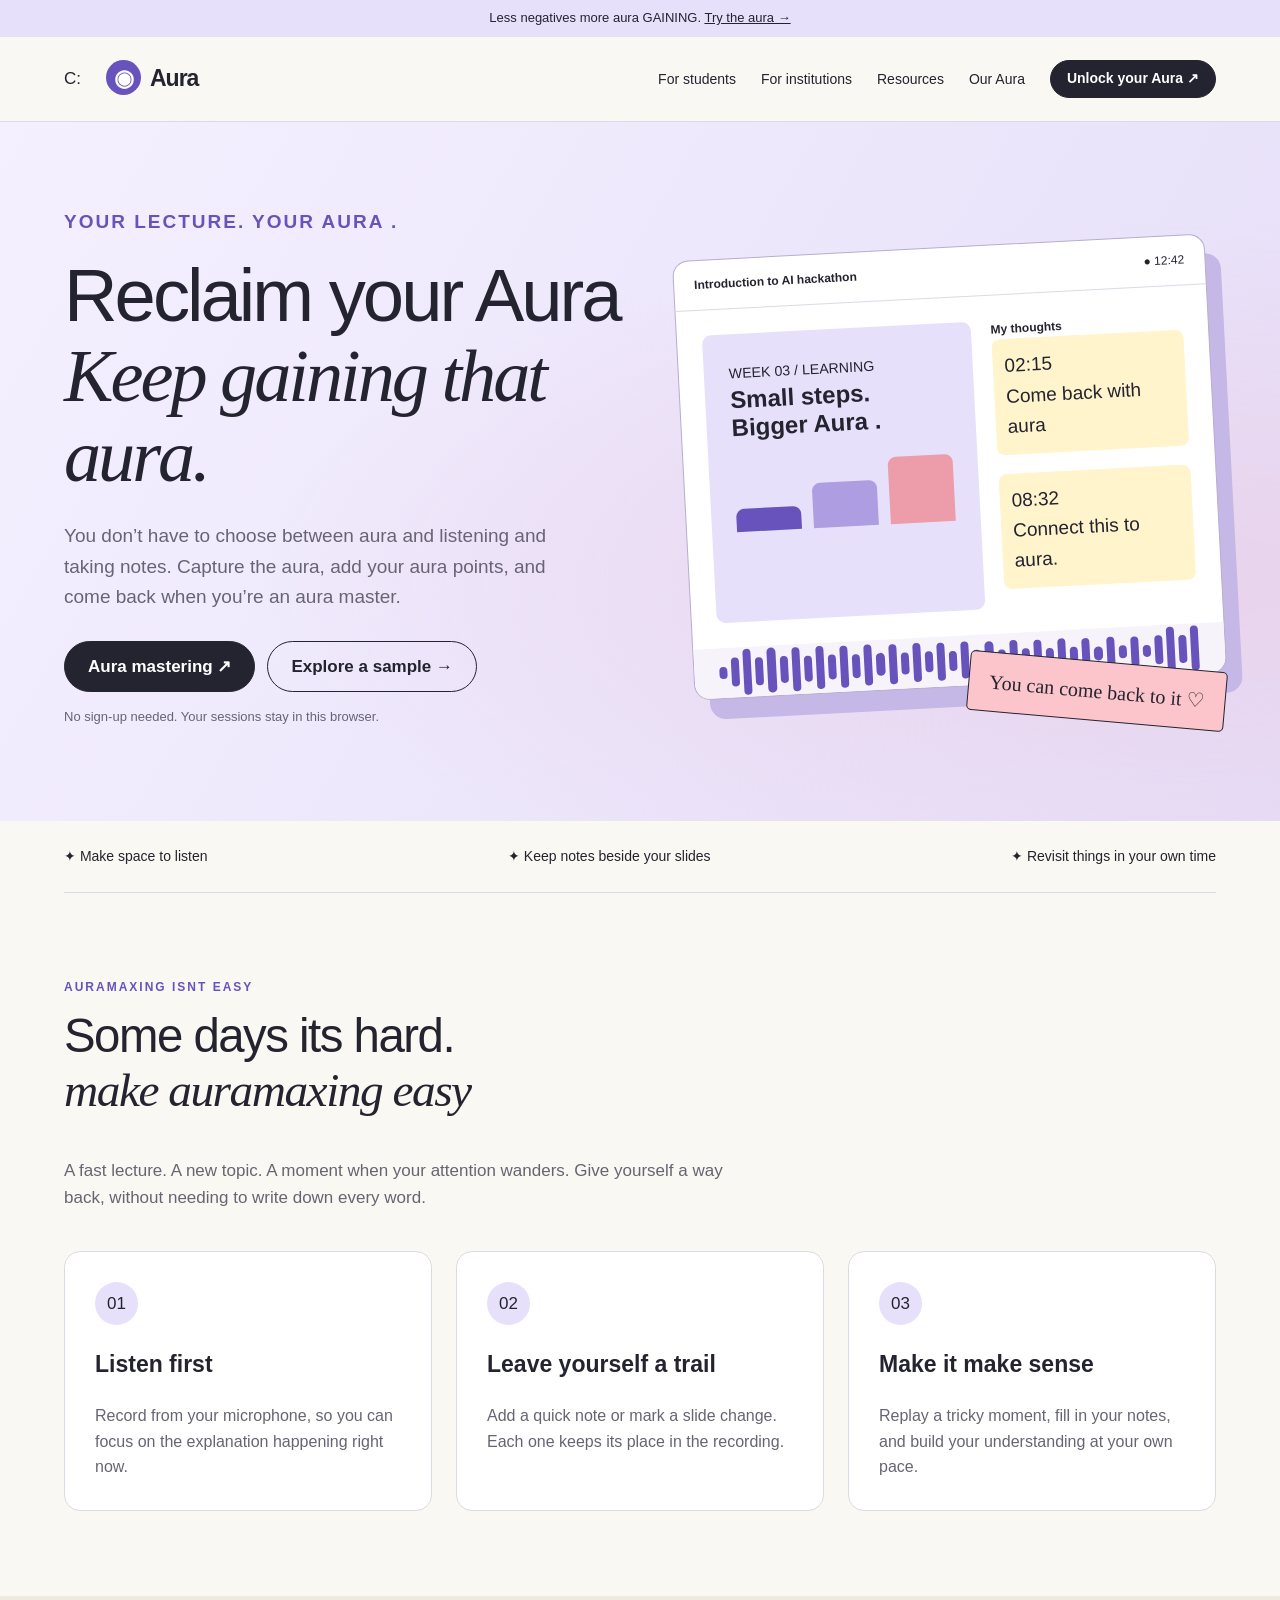
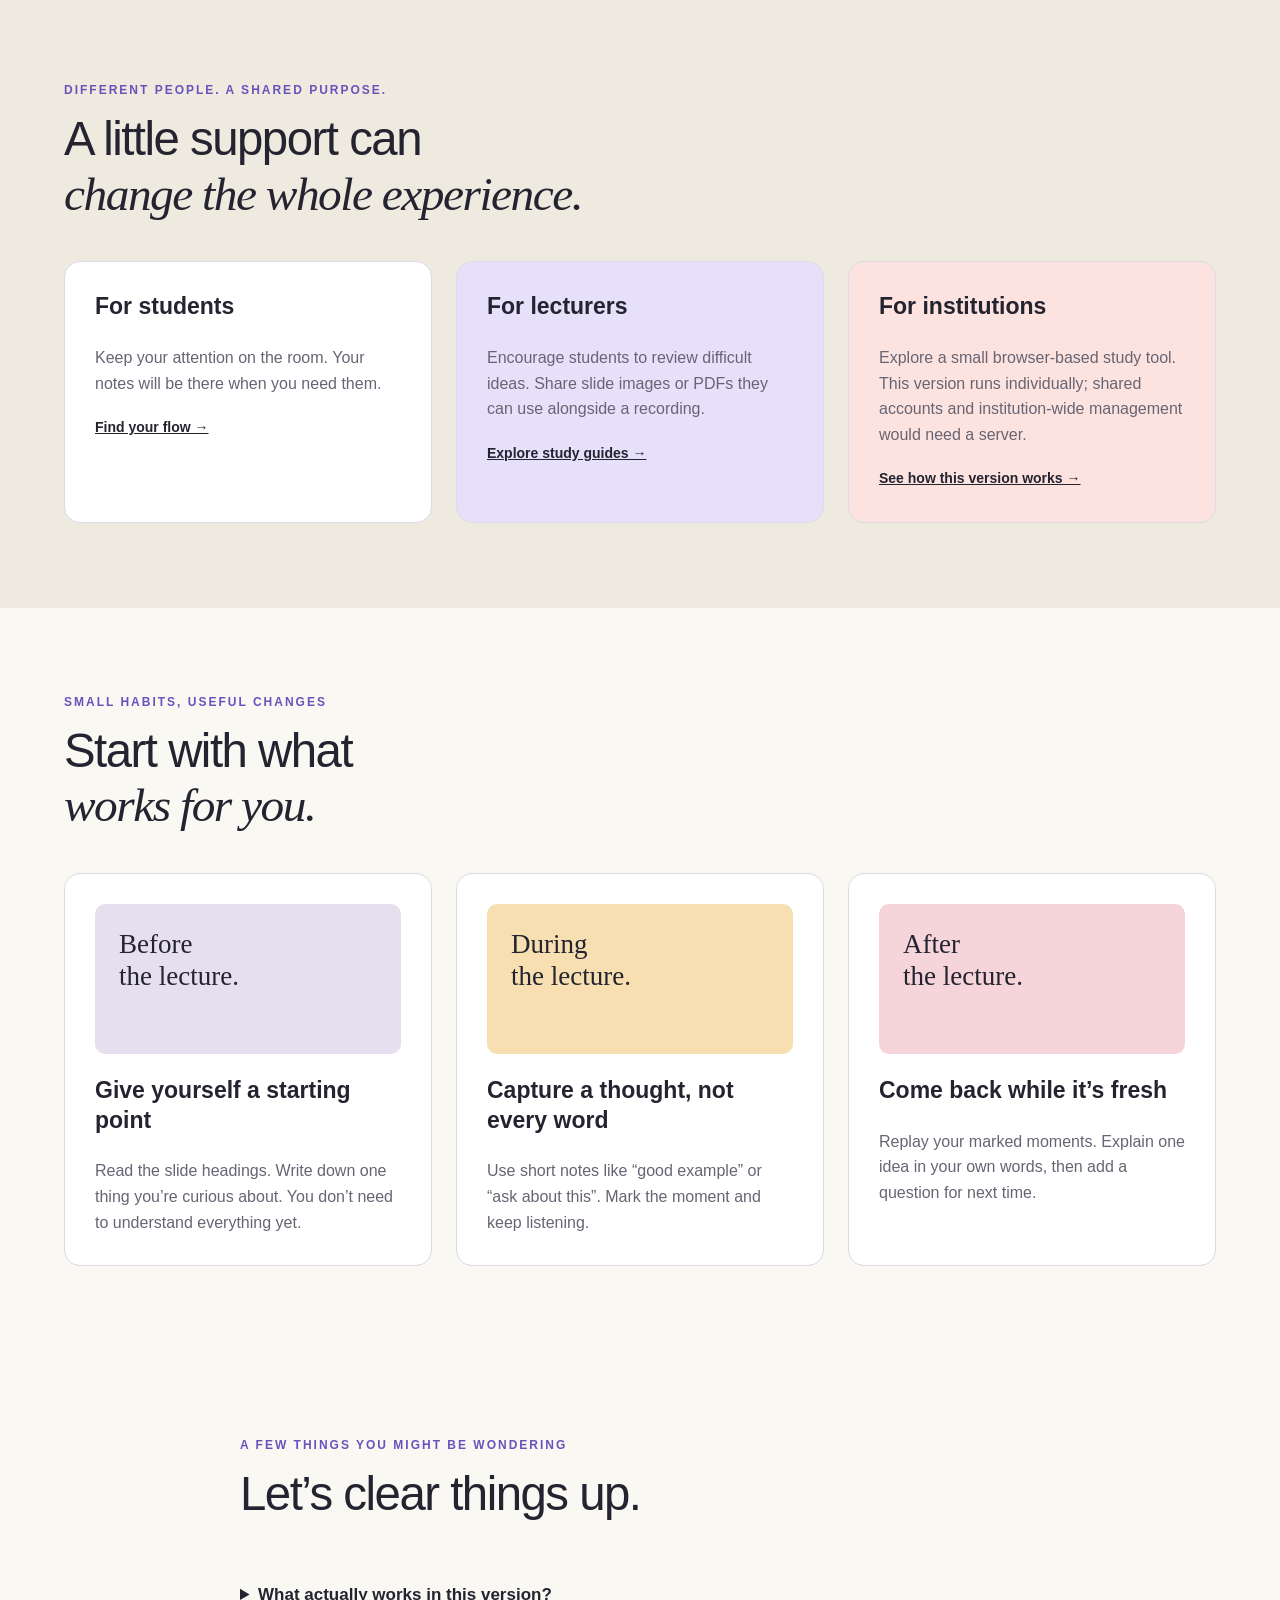
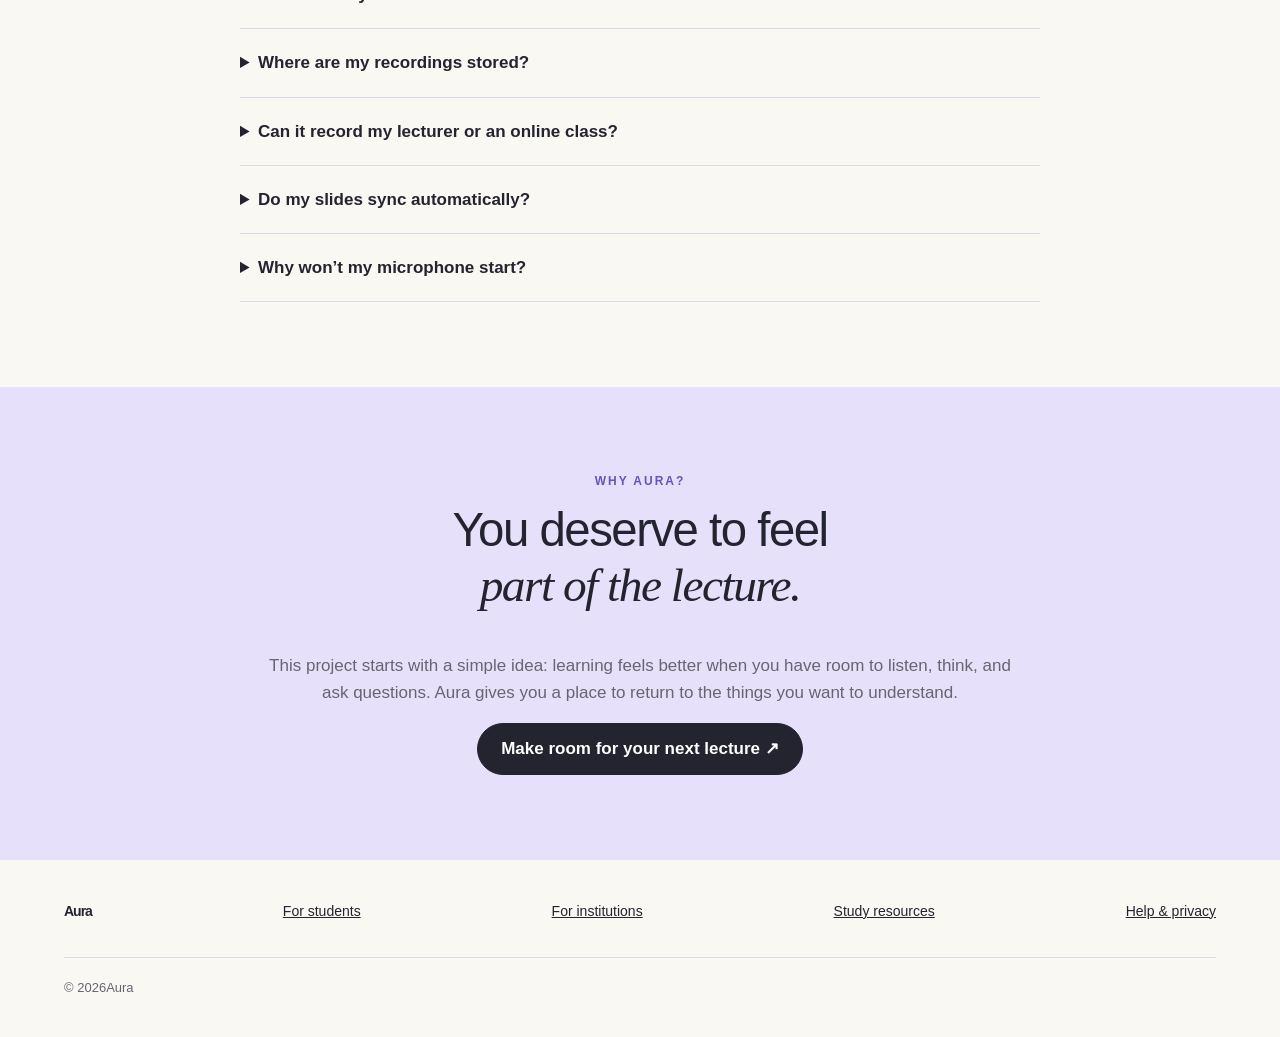
<file: index.html>
<!doctype html>

<html lang="en"><head>
    <meta charset="utf-8">
    <meta name="viewport" content="width=device-width,initial-scale=1">
    <meta name="description" content="Make room to FOR AURA"><title>AURA</title>
<link rel="stylesheet" href="styles.css">
</head>

<body>
<a class="skip" href="#main">Skip to Aura Maxing content</a>
<div class="top">
    Less negatives more aura GAINING. 
    <a href="aura-maxing.html">Try the aura →</a>
</div>

<header class="header">
    <div class="wrap nav">C:
        <a class="logo" href="index.html">
            <span aria-hidden="true">◉</span>Aura</a>
            <button class="btn light small menu" aria-expanded="false" aria-controls="nav-links" id="menu">Menu</button>
            <nav class="links" id="nav-links" aria-label="Main navigation">
                <a href="#students">For students</a><a href="#institutions">For institutions</a>
                <a href="#resources">Resources</a>
                <a href="#about">Our Aura</a>
            </nav><a class="btn small" href="aura-maxing.html">Unlock your Aura ↗</a>
        </div>
    </header>




<main id="main">



    <section class="hero">


        <div class="wrap hero-grid">

            <div><p class="eyebrow">Your lecture. Your aura .</p>
                <h1>Reclaim your Aura<br>
                    <em>Keep gaining that aura.</em>
                </h1>
                
                <p>You don’t have to choose between aura and listening and taking notes. Capture the aura, add your aura points, and come back when you’re an aura master.</p>

                <div class="actions">
                    <a class="btn" href="aura-maxing.html">Aura mastering ↗</a>
                    <a class="btn light" href="sample.html">Explore a sample →</a>
                </div>
                
                <p class="fine">No sign-up needed. Your sessions stay in this browser.</p>
            </div>
            
            <div class="visual" aria-label="Illustrated lecture workspace">
                <div class="mock"><div class="mock-head">
                    <b>Introduction to AI hackathon</b><span>● 12:42</span>
                </div>
                
                <div class="mock-body">
                    <div class="slide"><small>WEEK 03 / LEARNING</small>
                        <b>Small steps.<br>Bigger Aura .</b>
                        <div class="sketch">
                            <i></i><i></i><i></i>
                        </div>
                    </div>
                    <div class="mock-notes">
                        <b>My thoughts</b>
                        <p>02:15<br>Come back with aura</p>
                        <p>08:32<br>Connect this to aura.</p>
                    </div>
                </div>
                <div class="wave" aria-hidden="true">

                </div></div><div class="sticker">You can come back to it ♡</div>
            </div>
        
        </div>
    
    </section>
<div class="wrap under-hero">
    <span>✦ Make space to listen</span>
    <span>✦ Keep notes beside your slides</span>
    <span>✦ Revisit things in your own time</span>
</div>
<section class="pad" id="students">
    <div class="wrap">
        <div class="intro">
            <p class="eyebrow"> auramaxing isnt easy</p>
            <h2>Some days its hard.<br><em>make auramaxing easy</em></h2>
            <p>A fast lecture. A new topic. A moment when your attention wanders. Give yourself a way back, without needing to write down every word.</p>
        </div>



        <div class="grid3">
            <article class="card">
                <span class="num">01</span>
                <h3>Listen first</h3>
                <p>Record from your microphone, so you can focus on the explanation happening right now.</p>
            </article>


            <article class="card">
                <span class="num">02</span>
                <h3>Leave yourself a trail</h3>
                <p>Add a quick note or mark a slide change. Each one keeps its place in the recording.</p>
            </article>




            <article class="card">
                <span class="num">03</span>
                <h3>Make it make sense</h3>
                <p>Replay a tricky moment, fill in your notes, and build your understanding at your own pace.</p>
            </article>

        </div>
    </div>

</section>







<section class="pad audience" id="institutions">
    <div class="wrap">
        <div class="intro">
            <p class="eyebrow">Different people. A shared purpose.</p>
            <h2>A little support can<br><em>change the whole experience.</em></h2>
        </div>
        <div class="grid3">
            <article class="card"><h3>For students</h3>
                <p>Keep your attention on the room. Your notes will be there when you need them.</p>
                <a href="aura-maxing.html">Find your flow →</a>
            </article>
            <article class="card">
                <h3>For lecturers</h3>
                <p>Encourage students to review difficult ideas. Share slide images or PDFs they can use alongside a recording.</p><a href="#resources">Explore study guides →</a></article>
                
                <article class="card">
                    <h3>For institutions</h3>
                    <p>Explore a small browser-based study tool. This version runs individually; shared accounts and institution-wide management would need a server.</p>
                    <a href="#faq">See how this version works →</a>
                </article>

            </div>
        </div>
    </section>


<section class="pad" id="resources">
    <div class="wrap">
        <div class="intro">
            <p class="eyebrow">Small habits, useful changes</p>
            <h2>Start with what<br><em>works for you.</em></h2>
        </div>
        <div class="grid3">
            <article class="card">
                <div class="resource">Before<br>the lecture.</div>
                <h3>Give yourself a starting point</h3>
                <p>Read the slide headings. Write down one thing you’re curious about. You don’t need to understand everything yet.</p>
            </article>
            <article class="card">
                <div class="resource">During<br>the lecture.</div>
                <h3>Capture a thought, not every word</h3>
                <p>Use short notes like “good example” or “ask about this”. Mark the moment and keep listening.</p>
            </article>
            <article class="card">
                <div class="resource">After<br>the lecture.</div>
                <h3>Come back while it’s fresh</h3>
                <p>Replay your marked moments. Explain one idea in your own words, then add a question for next time.</p>
            </article>
        </div>
    </div>
</section>

<section class="pad" id="faq">
    <div class="wrap faq"><p class="eyebrow">A few things you might be wondering</p>
        <h2>Let’s clear things up.</h2>
        <details>
            <summary>What actually works in this version?</summary>
            <p>Microphone recording, audio playback, timestamped notes, image slides, PDF viewing, slide markers, local session saving, and downloading notes and recordings. There are no accounts, cloud sync, live support or AI transcripts.</p>
        </details>
        <details>
            <summary>Where are my recordings stored?</summary>
            <p>In this browser on this device, using IndexedDB when you click Save. They are not uploaded. Clearing site data, using a different browser, or changing the site address can make sessions unavailable. Keep downloaded backups.</p>
        </details>
        <details>
            <summary>Can it record my lecturer or an online class?</summary>
            <p>It records your microphone, not your computer’s internal audio. Check your lecturer’s recording rules and permission before recording. For online classes, headphones prevent the microphone from picking up the class audio.</p>
        </details>
        <details>
            <summary>Do my slides sync automatically?</summary>

            <p>Image slide changes are timestamped while you record. For PDFs, change pages inside the PDF viewer and click Mark this slide. During review, clicking a saved image-slide marker restores that slide and seeks the recording.</p>
        </details>
        <details>
            <summary>Why won’t my microphone start?</summary>
            <p>Open the site through Live Server at localhost or 127.0.0.1, allow microphone access, and use a current Chrome, Edge, Firefox or Safari browser. A deployed version needs HTTPS. Check your operating system’s microphone permissions too.</p>
        </details>
    </div>
</section>

<section class="pad about" id="about"><div class="wrap">
    <p class="eyebrow">Why Aura?</p>
    <h2>You deserve to feel<br><em>part of the lecture.</em></h2>
    <p>This project starts with a simple idea: learning feels better when you have room to listen, think, and ask questions. Aura gives you a place to return to the things you want to understand.</p><a class="btn" href="aura-maxing.html">Make room for your next lecture ↗</a>
</div>
</section>
</main>

<footer class="footer">
    <div class="wrap">
        <div class="foot-grid">
            <a class="logo" href="#">Aura</a>
            <a href="#students">For students</a><a href="#institutions">For institutions</a>
            <a href="#resources">Study resources</a>
            <a href="#faq">Help & privacy</a>
        </div>
        <p class="fine">© <span id="year">

        </span>Aura</p>
    </div>
</footer>
<script src="navigation.js"></script>
</body>
</html>
</file>
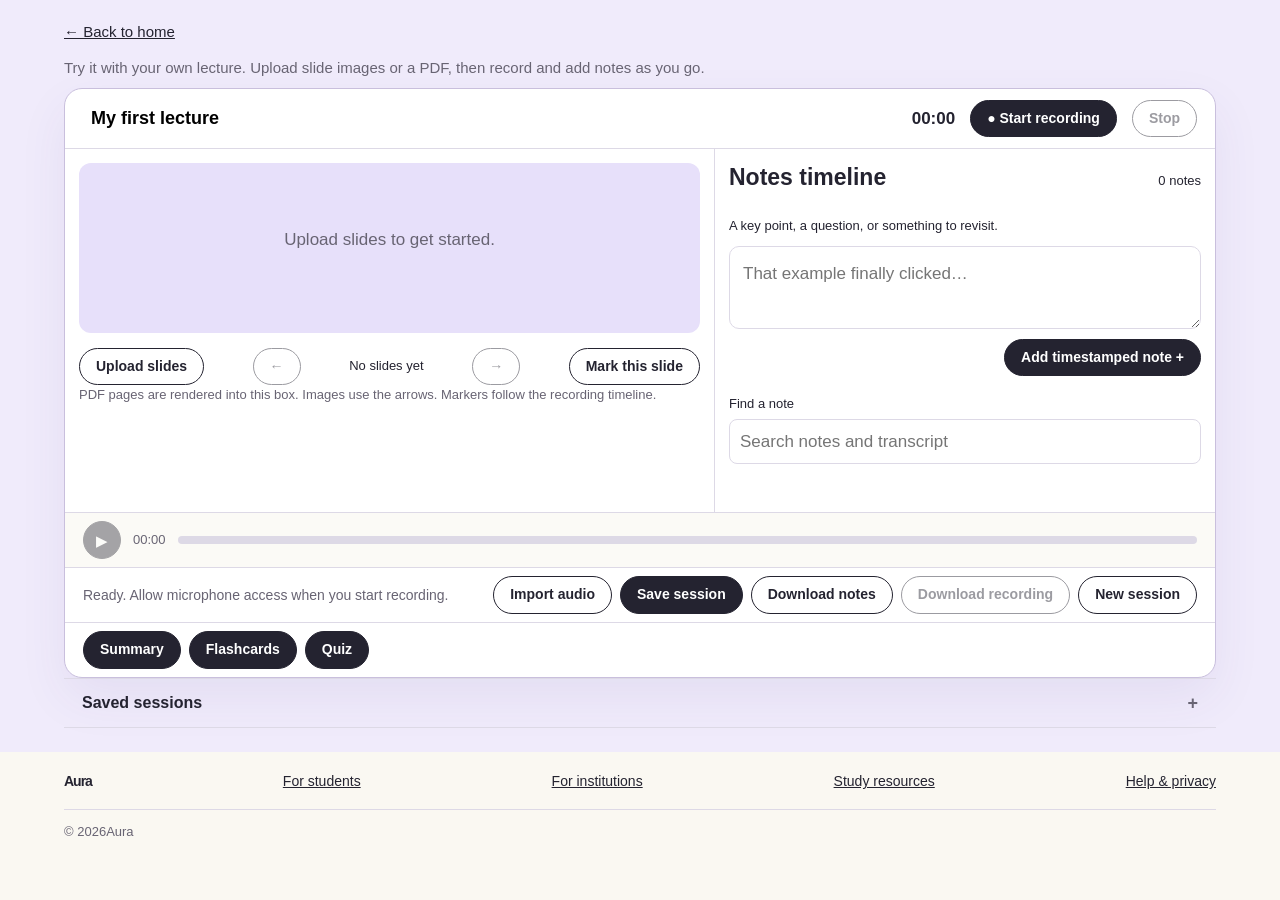
<file: aura-maxing.html>
<!doctype html>

<html lang="en"><head>
    <meta charset="utf-8">
    <meta name="viewport" content="width=device-width,initial-scale=1">
    <meta name="description" content="Make room to FOR AURA"><title>Aura Maxing — Aura Notes</title>
<link rel="stylesheet" href="styles.css">
</head>

<body data-sample="false">
<a class="skip" href="#main">Skip to Aura Maxing content</a>

<main id="main"><section class="pad studio-section" id="studio">
    <div class="wrap"><a class="page-back" href="index.html">← Back to home</a>


    <p>Try it with your own lecture. Upload slide images or a PDF, then record and add notes as you go.</p><div class="studio">
        <div class="toolbar">
            <input id="title" aria-label="Lecture title" value="My first lecture" maxlength="120">
            <span class="timer" id="clock">00:00</span>
            <button class="btn small" id="record">● Start recording</button>
            <button class="btn light small" id="stop" disabled>Stop</button>
        </div>
        
        <div class="studio-grid">
            <div class="slides-pane">
                <div class="slide-screen" id="slide-screen" aria-live="polite">
                    <div class="slide-placeholder">
                        <span class="eyebrow">Ready when you are</span>
                        <h3>A place for your slides</h3>
                        <p>Choose a PDF, or select several slide images.</p>
                    </div>
                </div>

                <div class="slide-controls">
                    <label class="btn light small">Upload slides<input hidden id="slides" type="file" accept="application/pdf,image/png,image/jpeg,image/webp" multiple></label>
                    <button class="btn light small" id="prev" disabled aria-label="Previous slide">←</button>
                    <span id="slide-label" class="fine">No slides yet</span>
                    <button class="btn light small" id="next" disabled aria-label="Next slide">→</button>
                    <button class="btn light small" id="mark">Mark this slide</button>
                </div>
                <p class="fine">PDF pages are rendered into this box. Images use the arrows. Markers follow the recording timeline.</p>
            </div>

            
            <div class="notes-pane">
                <div class="notes-heading"><h3>Notes timeline</h3><span id="note-count" class="fine">0 notes</span></div>

                <form id="note-form"><label for="note" class="fine">A key point, a question, or something to revisit.</label>
                    <textarea id="note" placeholder="That example finally clicked…" maxlength="3000" required></textarea>
                    <button class="btn small">Add timestamped note +</button>
                </form>

                <label class="fine note-search-label" for="note-search">Find a note</label>
                <input id="note-search" class="note-search" type="search" placeholder="Search notes and transcript">
                <ul class="note-list" id="notes"></ul>
            </div>
        </div>
        
        <div class="transport" id="transport">
            <button class="transport-play" id="play" aria-label="Play or pause" disabled>▶</button>
            <span class="transport-time" id="transport-time">00:00</span>
            <div class="transport-track" id="transport-track" aria-label="Playback timeline">
                <div class="transport-progress" id="timeline-progress"></div>
                <div class="transport-events" id="timeline-events"></div>
            </div>
        </div>

        <div class="action-row">
            <p id="status" class="status" role="status" aria-live="polite">Ready. Allow microphone access when you start recording.</p>
            <div class="action-buttons">
                <label class="btn light small">Import audio<input hidden id="audio-import" type="file" accept="audio/*"></label>
                <button id="save" class="btn small">Save session</button>
                <button id="export" class="btn light small">Download notes</button>
                <button id="download-audio" class="btn light small" disabled>Download recording</button>
                <button id="new" class="btn light small">New session</button>
            </div>
        </div>

        <div class="ai-row">
            <button type="button" class="ai-btn" id="ai-summary">Summary</button>
            <button type="button" class="ai-btn" id="ai-flashcards">Flashcards</button>
            <button type="button" class="ai-btn" id="ai-quiz">Quiz</button>
        </div>
    </div>
    <details class="saved" id="saved-panel">
        <summary>Saved sessions</summary>
        <div id="sessions"><p class="fine">Your saved lectures will appear here.</p></div>
    </details>
</div>
</div>
</section>

<audio id="audio" hidden></audio>

<!-- AI feature overlays -->
<div class="ai-overlay" id="summary-overlay" aria-hidden="true">
    <div class="ai-overlay-backdrop" data-close="summary"></div>
    <div class="ai-overlay-panel" role="dialog" aria-modal="true" aria-label="Summary">
        <button class="ai-overlay-close" data-close="summary" aria-label="Close summary">×</button>
        <div class="ai-overlay-body">
            <p class="eyebrow">After the lecture</p>
            <h3>Summary</h3>
            <div id="summary-output"><p class="fine">No summary yet — generate one to see it here.</p></div>
        </div>
    </div>
</div>

<div class="ai-overlay" id="flashcards-overlay" aria-hidden="true">
    <div class="ai-overlay-backdrop" data-close="flashcards"></div>
    <div class="ai-overlay-panel" role="dialog" aria-modal="true" aria-label="Flashcards">
        <button class="ai-overlay-close" data-close="flashcards" aria-label="Close flashcards">×</button>
        <div class="ai-overlay-body">
            <p class="eyebrow">After the lecture</p>
            <h3>Flashcards</h3>
            <div id="flashcards-output"></div>
        </div>
    </div>
</div>

<div class="ai-overlay" id="quiz-overlay" aria-hidden="true">
    <div class="ai-overlay-backdrop" data-close="quiz"></div>
    <div class="ai-overlay-panel" role="dialog" aria-modal="true" aria-label="Quiz">
        <button class="ai-overlay-close" data-close="quiz" aria-label="Close quiz">×</button>
        <div class="ai-overlay-body">
            <p class="eyebrow">After the lecture</p>
            <h3>Quiz</h3>
            <div id="quiz-output"></div>
        </div>
    </div>
</div>

<!-- Central loading overlay -->
<div class="loading-overlay" id="loading-overlay" aria-hidden="true">
    <div class="loading-card" role="status" aria-live="polite">
        <div class="spinner" aria-hidden="true"></div>
        <p class="loading-message" id="loading-message">Loading…</p>
    </div>
</div>
</main>
<footer class="footer">
    <div class="wrap">
        <div class="foot-grid">
            <a class="logo" href="index.html">Aura</a>
            <a href="index.html#students">For students</a><a href="index.html#institutions">For institutions</a>
            <a href="index.html#resources">Study resources</a>
            <a href="index.html#faq">Help & privacy</a>
        </div>
        <p class="fine">© <span id="year">

        </span>Aura</p>
    </div>
</footer>
<script src="coi-serviceworker.js"></script>
<script src="helpers.js"></script>
<script src="navigation.js"></script>
<script src="whisper-wrapper.js"></script>
<script src="studio.js"></script>
</body>
</html>
</file>
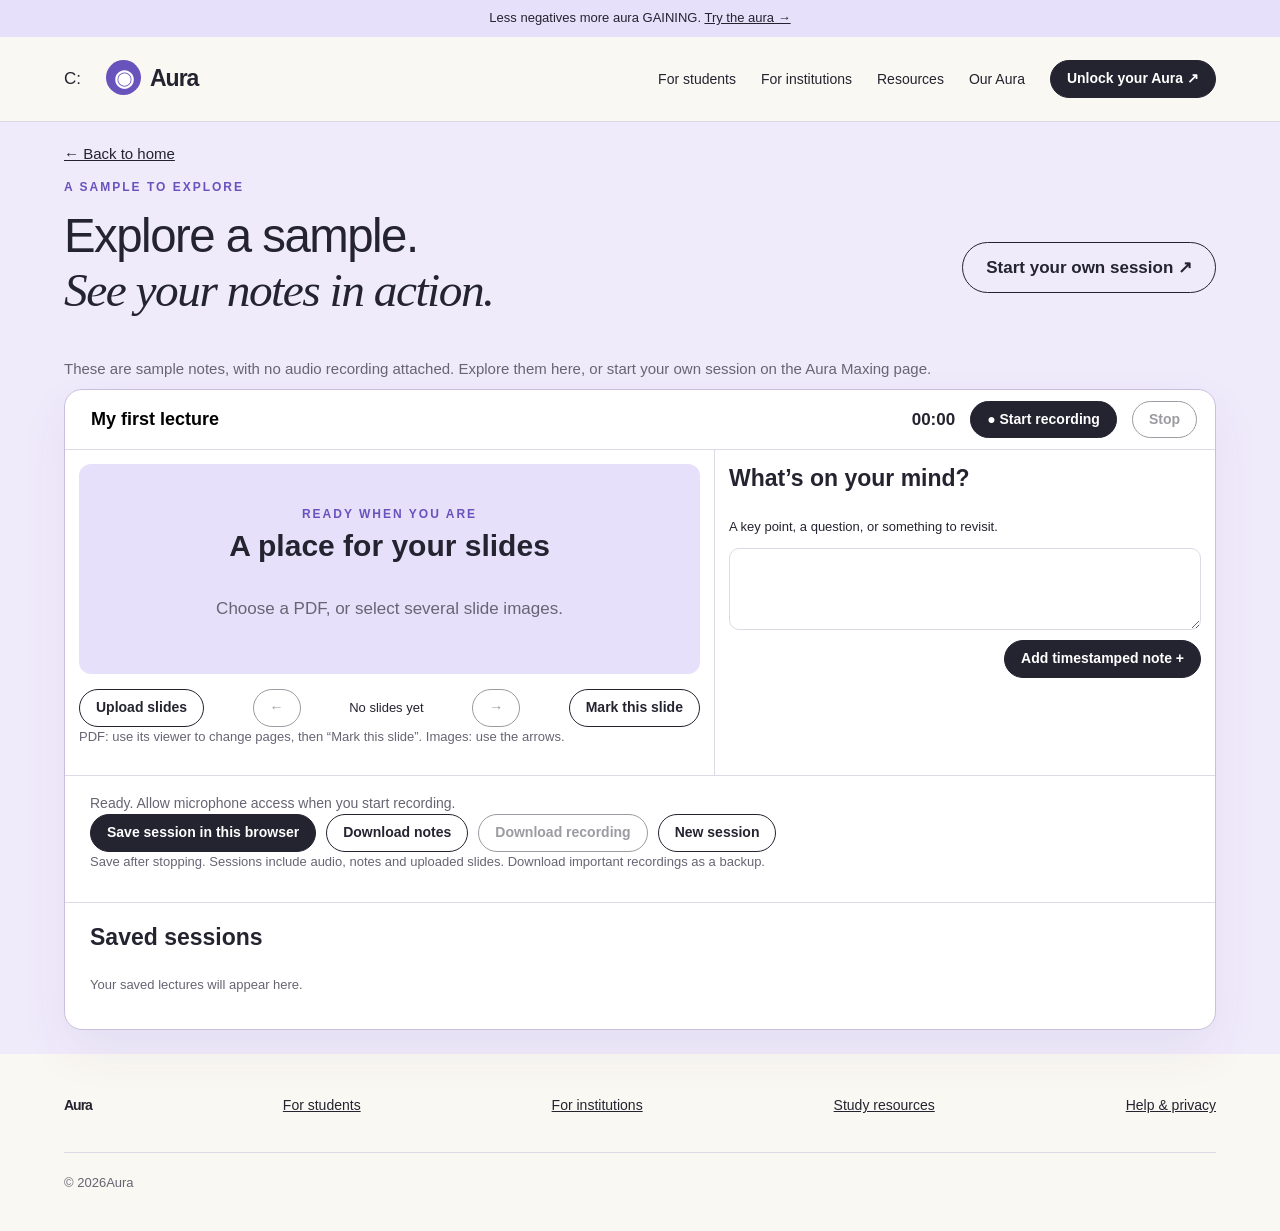
<file: sample.html>
<!doctype html>

<html lang="en"><head>
    <meta charset="utf-8">
    <meta name="viewport" content="width=device-width,initial-scale=1">
    <meta name="description" content="Make room to FOR AURA"><title>Explore a sample — Aura Notes</title>
<link rel="stylesheet" href="styles.css">
</head>

<body data-sample="true">
<a class="skip" href="#main">Skip to Aura Maxing content</a>
<div class="top">
    Less negatives more aura GAINING. 
    <a href="aura-maxing.html">Try the aura →</a>
</div>

<header class="header">
    <div class="wrap nav">C:
        <a class="logo" href="index.html">
            <span aria-hidden="true">◉</span>Aura</a>
            <button class="btn light small menu" aria-expanded="false" aria-controls="nav-links" id="menu">Menu</button>
            <nav class="links" id="nav-links" aria-label="Main navigation">
                <a href="index.html#students">For students</a><a href="index.html#institutions">For institutions</a>
                <a href="index.html#resources">Resources</a>
                <a href="index.html#about">Our Aura</a>
            </nav><a class="btn small" href="aura-maxing.html">Unlock your Aura ↗</a>
        </div>
    </header>




<main id="main"><section class="pad studio-section" id="studio">
    <div class="wrap"><a class="page-back" href="index.html">← Back to home</a><div class="studio-heading">
        <div><p class="eyebrow">A sample to explore</p>
            <h2>Explore a sample.<br><em>See your notes in action.</em></h2>
        </div>
        <a class="btn light" href="aura-maxing.html">Start your own session ↗</a>
    </div>


    <p>These are sample notes, with no audio recording attached. Explore them here, or start your own session on the Aura Maxing page.</p><div class="studio">
        <div class="toolbar">
            <input id="title" aria-label="Lecture title" value="My first lecture" maxlength="120">
            <span class="timer" id="clock">00:00</span>
            <button class="btn small" id="record">● Start recording</button>
            <button class="btn light small" id="stop" disabled>Stop</button>
        </div>
        
        <div class="studio-grid">
            <div class="slides-pane">
                <div class="slide-screen" id="slide-screen">
                    <div class="slide-placeholder">
                        <span class="eyebrow">Ready when you are</span>
                        <h3>A place for your slides</h3>
                        <p>Choose a PDF, or select several slide images.</p>
                    </div>
                </div>

                <div class="slide-controls">
                    <label class="btn light small">Upload slides<input hidden id="slides" type="file" accept="application/pdf,image/png,image/jpeg,image/webp" multiple></label>
                    <button class="btn light small" id="prev" disabled aria-label="Previous slide">←</button>
                    <span id="slide-label" class="fine">No slides yet</span>
                    <button class="btn light small" id="next" disabled aria-label="Next slide">→</button>
                    <button class="btn light small" id="mark">Mark this slide</button>
                </div>
                <p class="fine">PDF: use its viewer to change pages, then “Mark this slide”. Images: use the arrows.</p>
            </div>

            
            <div class="notes-pane">
                <h3>What’s on your mind?</h3>

                <form id="note-form"><label for="note" class="fine">A key point, a question, or something to revisit.</label>
                    <textarea id="note" placeholder="That example finally clicked…" maxlength="3000" required>
                    </textarea>

                    <button class="btn small">Add timestamped note +</button>
                </form><ul class="note-list" id="notes"></ul>
            </div>
        </div>
        
        <div class="playback"><p id="status" class="status" role="status" aria-live="polite">Ready. Allow microphone access when you start recording.</p><audio id="audio" controls hidden></audio><div class="save-actions"><button id="save" class="btn small">Save session in this browser</button><button id="export" class="btn light small">Download notes</button><button id="download-audio" class="btn light small" disabled>Download recording</button>
            <button id="new" class="btn light small">New session</button>
        </div>
        <p class="fine">Save after stopping. Sessions include audio, notes and uploaded slides. Download important recordings as a backup.</p>
    </div>
    <div class="saved"><h3>Saved sessions</h3>
        <div id="sessions"><p class="fine">Your saved lectures will appear here.</p>
        </div>
    </div>
</div>
</div>
</section></main>
<footer class="footer">
    <div class="wrap">
        <div class="foot-grid">
            <a class="logo" href="index.html">Aura</a>
            <a href="index.html#students">For students</a><a href="index.html#institutions">For institutions</a>
            <a href="index.html#resources">Study resources</a>
            <a href="index.html#faq">Help & privacy</a>
        </div>
        <p class="fine">© <span id="year">

        </span>Aura</p>
    </div>
</footer>
<script src="navigation.js"></script>
<script src="studio.js"></script>
</body>
</html>
</file>
<file: styles.css>
:root{
    --ink:#242330;
    --purple:#6853bd;
    --lav:#e7e0fa;
    --cream:#faf8f2;
    --pink:#fbc5cb;
    --muted:#686473;
    --line:#ddd9e6
}
*
{
    box-sizing:border-box}
html
{
    scroll-behavior:smooth;
    scroll-padding-top:90px}
body
{
    margin:0;color:var(--ink);
    background:var(--cream);
    font-family:Arial,Helvetica,sans-serif;
    font-size:17px;line-height:1.6
}
button,input,textarea{font:inherit}

button,a,input,textarea{touch-action:manipulation}

a{color:inherit}button{cursor:pointer}

button:disabled{opacity:.45;cursor:not-allowed}

a:focus-visible,button:focus-visible,input:focus-visible,textarea:focus-visible,summary:focus-visible{outline:3px solid var(--purple);outline-offset:4px}

.wrap
{width:min(1200px,90%);margin:auto}

.btn
{
    display:inline-flex;
    align-items:center;
    justify-content:center;
    gap:10px;padding:13px 23px;border:1px solid var(--ink);
    border-radius:40px;
    background:var(--ink);
    color:white;
    text-decoration:none;
    font-weight:bold;line-height:1.4
}

.btn:hover
{
    background:var(--purple);border-color:var(--purple)
}
.btn.light
{
    background:transparent;
    color:var(--ink)
}
.btn.light:hover
{
    background:white
}
.small
{
    padding:8px 16px;font-size:14px
}
    .eyebrow
    {
        text-transform:uppercase;
        letter-spacing:2px;font-size:12px;
        font-weight:bold;color:var(--purple)
}
    h1,h2,h3,p
    {
        margin-top:0
    }
h1
{
    font-size:clamp(44px,5.8vw,78px);
    line-height:1.07;
    letter-spacing:-3px;
    font-weight:500;
    margin-bottom:25px
}
h1 em,h2 em
{
    font-family:Georgia,serif;
    font-weight:normal
}
h2
{
    font-size:clamp(32px,3.7vw,48px);
    line-height:1.15;
    letter-spacing:-1.5px;
    font-weight:500;
}

h3
{
    line-height:1.3;
    font-size:23px;
}
p{
     color:var(--muted)
 }
.top
{
    background:var(--lav);
    font-size:13px;text-align:center;
    padding:8px
}
.header
{
    position:sticky;
    top:0;z-index:20;
    background:rgba(250,248,242,.97);
    border-bottom:1px solid var(--line)
}
.nav
{
    min-height:84px;
    display:flex;align-items:center;gap:25px
}
.logo
{
    font-size:23px;
    font-weight:bold;
    text-decoration:none;
    letter-spacing:-1px;
    white-space:nowrap
}
.logo span
{
    display:inline-grid;
    place-items:center;
    background:var(--purple);
    color:white;
    border-radius:50%;
    width:35px;
    height:35px;
    margin-right:9px
}

.links
{
    display:flex;
    gap:25px;
    margin-left:auto
}

.links a
{
    text-decoration:none;
    font-size:14px
}

.links a:hover
{
    text-decoration:underline
}
.menu
{
    display:none
}

.hero
{
    background:radial-gradient(ellipse at 93% 65%,#e9d3ec,transparent 55%),linear-gradient(120deg,#f5f0ff,#e5def8);padding:85px 0 80px;
    overflow:hidden
}

.hero-grid
{
    display:grid;
    grid-template-columns:1.05fr 1fr;gap:60px;
    align-items:center
    }
    .hero p
    {
        max-width:510px;font-size:19px
    }
    .actions
    {
        display:flex;gap:12px;
        flex-wrap:wrap;
        margin:28px 0 15px
    }
        .fine
        {
            font-size:13px!important
        }
        .visual
        {
            position:relative;
            padding:20px 0 35px
        }
            .mock
            {
                background:white;
                border:1px solid #b9accf;
                border-radius:16px;
                box-shadow:15px 20px 0 #c5b8e7;
                transform:rotate(-3deg);
                overflow:hidden;
            }
                .mock-head
                {
                    padding:15px 20px;
                    border-bottom:1px solid var(--line);
                    font-size:12px;
                    display:flex;
                    justify-content:space-between}

                    .mock-body
                    {
                        padding:25px;
                        display:grid;
                        grid-template-columns:1.4fr 1fr;
                        gap:20px
                    }
                    .slide
                    {
                        background:var(--lav);
                        padding:25px;
                        border-radius:9px;
                        min-height:190px
                    }
                    .slide b
                    {
                        font-size:24px;
                        line-height:1.15;
                        display:block
                    }
                        .sketch
                        {
                            display:flex;
                            align-items:end;
                            gap:12px;
                            height:70px;
                            margin-top:20px
                            }
                            .sketch i
                            {
                                width:30%;
                                background:var(--purple);
                                border-radius:8px 8px 0 0}
                                .sketch i:nth-child(1)
                                {
                                    height:32%
                                }.sketch i:nth-child(2)
                                {
                                    height:64%;background:#af9de1
                                    }.sketch i:nth-child(3)
                                    {
                                        height:95%;background:#ed9ca9
                                    }
                                    .mock-notes
                                    {
                                        font-size:12px
                                    }
                                    .mock-notes p
                                    {
                                        padding:12px;
                                        border-radius:8px;
                                        background:#fff4cc;
                                        color:var(--ink)
                                        }
                                        .wave
                                        {
                                            height:50px;
                                            display:flex;
                                            align-items:center;
                                            gap:4px;
                                            padding:0 25px;
                                            background:#f6f3fa
                                            }
                                            .wave i
                                            {
                                                flex:1;
                                                background:var(--purple);
                                                border-radius:6px;
                                                height:var(--h)
                                                }
                                                .sticker
                                                {
                                                    position:absolute;
                                                    bottom:0;right:-10px;
                                                    transform:rotate(5deg);
                                                    background:var(--pink);
                                                    border:1px solid var(--ink);
                                                    padding:13px 20px;
                                                    border-radius:5px;
                                                    font-family:Georgia,serif;
                                                    font-size:20px}
                                                    .under-hero
                                                    {
                                                        display:flex;
                                                        justify-content:space-between;
                                                        gap:20px;
                                                        padding:24px 0;
                                                        font-size:14px;
                                                        border-bottom:1px solid var(--line)
                                                        }
                                                        section.pad
                                                        {
                                                            padding:85px 0
                                                        }
                                                        .intro
                                                        {
                                                            max-width:670px;margin-bottom:40px
                                                            }
                                                            .grid3
                                                            {
                                                                display:grid;
                                                                grid-template-columns:repeat(3,1fr);
                                                                gap:24px
                                                            }
                                                            .card
                                                            {
                                                                border:1px solid var(--line);
                                                                border-radius:16px;
                                                                padding:30px;
                                                                background:white
                                                                }
                                                                .card .num
                                                                {
                                                                    display:grid;
                                                                    place-items:center;
                                                                    width:43px;height:43px;
                                                                    background:var(--lav);
                                                                    border-radius:50%;
                                                                    margin-bottom:25px
                                                                }.card p
                                                                {
                                                                    font-size:16px;
                                                                    margin-bottom:0
                                                                    }
                                                                    .audience
                                                                    {
                                                                        background:#eeeadf;
                                                                    }
                                                                    .audience .card:nth-child(2)
                                                                    {
                                                                        background:var(--lav)
                                                                    }.audience .card:nth-child(3)
                                                                    {
                                                                    background:#fce3df
                                                                    }
                                                                    .card a
                                                                    {
                                                                        display:inline-block;
                                                                        margin-top:20px;
                                                                        font-size:14px;
                                                                        font-weight:bold;
                                                                    }.studio-section
                                                                    {
                                                                        background:#f0ebfb
                                                                    }
                                                                    .studio-heading
                                                                    {
                                                                        display:flex;
                                                                        justify-content:
                                                                        space-between;
                                                                        align-items:center;
                                                                        gap:20px;
                                                                        
                                                                    }
                                                                    .studio{
                                                                        background:white;
                                                                        border:1px solid #c9bfdd;
                                                                        border-radius:18px;
                                                                        overflow:hidden;
                                                                        box-shadow:0 20px 50px #49377a12
                                                                        }
                                                                        .toolbar
                                                                        {
                                                                            padding:20px;
                                                                            display:flex;
                                                                            align-items:center;
                                                                            gap:15px;
                                                                            border-bottom:1px solid var(--line);
                                                                            flex-wrap:wrap
                                                                        }.toolbar input
                                                                        {
                                                                            flex:1;
                                                                            min-width:160px;
                                                                            border:0;
                                                                            font-size:20px;
                                                                            font-weight:bold;
                                                                            padding:8px
                                                                        }
                                                                        .timer
                                                                        {
                                                                            font-variant-numeric:tabular-nums;
                                                                            font-weight:bold;white-space:nowrap
                                                                            }
                                                                            .studio-grid
                                                                            {
                                                                                display:grid;
                                                                                grid-template-columns:1.3fr 1fr
                                                                                }
                                                                                .slides-pane
                                                                                {
                                                                                    padding:25px;
                                                                                    border-right:1px solid var(--line);
                                                                                }
                                                                                .slide-screen{background:var(--lav);
                                                                                border-radius:12px;
                                                                                min-height:270px;
                                                                                display:grid;
                                                                                place-items:center;
                                                                                text-align:center;
                                                                                overflow:hidden
                                                                                }
                                                                                .slide-screen img
                                                                                {
                                                                                    width:100%;
                                                                                    height:300px;
                                                                                    object-fit:contain
                                                                                    }.slide-screen canvas
                                                                                    {
                                                                                        max-width:100%;
                                                                                        max-height:100%;
                                                                                        display:block
                                                                                    }.slide-placeholder{
                                                                                        padding:35px
                                                                                        }.slide-placeholder h3{
                                                                                            font-size:30px
                                                                                            }
                                                                                            .slide-controls
                                                                                            {
                                                                                                display:flex;
                                                                                                gap:10px;
                                                                                                justify-content:space-between;
                                                                                                align-items:center;
                                                                                                margin-top:15px;
                                                                                                flex-wrap:wrap
                                                                                                }.notes-pane
                                                                                                {
                                                                                                    padding:25px
                                                                                                    }
                                                                                                    .notes-pane textarea
                                                                                                    {width:100%;
                                                                                                    resize:vertical;
                                                                                                    border:1px solid var(--line);
                                                                                                    border-radius:10px;
                                                                                                    padding:13px;min-height:85px
                                                                                                    }.notes-pane form
                                                                                                    {
                                                                                                        display:flex;
                                                                                                        flex-direction:
                                                                                                        column;gap:10px
                                                                                                        }
                                                                                                        .notes-pane form button
                                                                                                        {
                                                                                                            align-self:flex-end
                                                                                                            }
                                                                                                            .note-list
                                                                                                            {
                                                                                                                padding:0;
                                                                                                                list-style:none;
                                                                                                                max-height:230px;
                                                                                                                overflow:auto
                                                                                                                }
                                                                                                                .notes-heading,.notes-view-heading
                                                                                                                {
                                                                                                                    display:flex;
                                                                                                                    justify-content:space-between;
                                                                                                                    align-items:baseline;
                                                                                                                    gap:12px
                                                                                                                }
                                                                                                                .note-search-label
                                                                                                                {
                                                                                                                    display:block;
                                                                                                                    margin-top:18px
                                                                                                                }
                                                                                                                .note-search
                                                                                                                {
                                                                                                                    width:100%;
                                                                                                                    border:1px solid var(--line);
                                                                                                                    border-radius:8px;
                                                                                                                    padding:8px 10px;
                                                                                                                    margin-top:4px
                                                                                                                }
                                                                                                                .note-list li
                                                                                                                {
                                                                                                                    padding:12px 0;
                                                                                                                    border-bottom:1px solid var(--line);
                                                                                                                    font-size:14px;
                                                                                                                    display:flex;
                                                                                                                    gap:12px;
                                                                                                                    align-items:start
                                                                                                                }
                                                                                                                .note-list button
                                                                                                                {
                                                                                                                    border:0;
                                                                                                                    background:var(--lav);
                                                                                                                    border-radius:5px;
                                                                                                                    font-size:12px;
                                                                                                                    padding:4px 8px;
                                                                                                                    white-space:nowrap
                                                                                                                }
                                                                                                                 .transcript-note
                                                                                                                 {
                                                                                                                     background:#faf7ff
                                                                                                                 }
                                                                                                                 .transcript-note .note-time
                                                                                                                 {
                                                                                                                     background:var(--lav)
                                                                                                                 }
                                                                                                                .timeline
                                                                                                                {
                                                                                                                    margin:20px 0 10px;
                                                                                                                    position:relative
                                                                                                                }
                                                                                                                .timeline-track
                                                                                                                {
                                                                                                                    height:6px;
                                                                                                                    border-radius:8px;
                                                                                                                    background:var(--line);
                                                                                                                    overflow:hidden
                                                                                                                }
                                                                                                                .timeline-track span
                                                                                                                {
                                                                                                                    display:block;
                                                                                                                    height:100%;
                                                                                                                    width:0;
                                                                                                                    background:var(--purple);
                                                                                                                    transition:width .1s linear
                                                                                                                }
                                                                                                                .timeline-events
                                                                                                                {
                                                                                                                    height:18px;
                                                                                                                    position:relative
                                                                                                                }
                                                                                                                .timeline-marker
                                                                                                                {
                                                                                                                    position:absolute;
                                                                                                                    top:-13px;
                                                                                                                    transform:translateX(-50%);
                                                                                                                    border:0;
                                                                                                                    background:var(--pink);
                                                                                                                    color:var(--ink);
                                                                                                                    border-radius:50%;
                                                                                                                    width:18px;
                                                                                                                    height:18px;
                                                                                                                    line-height:10px;
                                                                                                                    padding:0
                                                                                                                }
                                                                                                                    .playback
                                                                                                                    {
                                                                                                                        padding:16px 25px;
                                                                                                                        border-top:1px solid var(--line)
                                                                                                                        }
                                                                                                                        audio
                                                                                                                        {
                                                                                                                            width:100%;margin:10px 0}
                                                                                                                            .status
                                                                                                                            {
                                                                                                                                font-size:14px;
                                                                                                                                margin:0;
                                                                                                                                color:var(--muted)
                                                                                                                                }
                                                                                                                                .saved
                                                                                                                                {
                                                                                                                                    padding:20px 25px;
                                                                                                                                    border-top:1px solid var(--line)
                                                                                                                                }
                                                                                                                                    .saved-item
                                                                                                                                    {
                                                                                                                                        display:flex;
                                                                                                                                        gap:12px;
                                                                                                                                        align-items:center;
                                                                                                                                        padding:12px 0;
                                                                                                                                        border-bottom:1px solid var(--line)
                                                                                                                                        }
                                                                                                                                        .saved-item span
                                                                                                                                        {flex:1;font-size:14px}
                                                                                                                                        .save-actions
                                                                                                                                        {
                                                                                                                                            display:flex;
                                                                                                                                            gap:10px;
                                                                                                                                            flex-wrap:wrap
                                                                                                                                            }
                                                                                                                                            .study-workspace
                                                                                                                                            {
                                                                                                                                                padding:35px 25px;
                                                                                                                                                border-top:1px solid var(--line)
                                                                                                                                            }
                                                                                                                                            .study-heading
                                                                                                                                            {
                                                                                                                                                display:flex;
                                                                                                                                                justify-content:space-between;
                                                                                                                                                align-items:center;
                                                                                                                                                gap:20px;
                                                                                                                                                flex-wrap:wrap
                                                                                                                                            }
                                                                                                                                            .study-actions,.study-generator
                                                                                                                                            {
                                                                                                                                                display:flex;
                                                                                                                                                gap:8px;
                                                                                                                                                flex-wrap:wrap;
                                                                                                                                                align-items:center
                                                                                                                                            }
                                                                                                                                            .study-generator
                                                                                                                                            {
                                                                                                                                                padding:15px 0;
                                                                                                                                                border-bottom:1px solid var(--line)
                                                                                                                                            }
                                                                                                                                            .study-tab.active
                                                                                                                                            {
                                                                                                                                                background:var(--purple);
                                                                                                                                                color:white;
                                                                                                                                                border-color:var(--purple)
                                                                                                                                            }
                                                                                                                                            .study-view
                                                                                                                                            {
                                                                                                                                                padding-top:20px
                                                                                                                                            }
                                                                                                                                            #summary-output
                                                                                                                                            {
                                                                                                                                                white-space:pre-wrap;
                                                                                                                                                color:var(--ink);
                                                                                                                                                line-height:1.7
                                                                                                                                            }
                                                                                                                                            .summary-section
                                                                                                                                            {
                                                                                                                                            border-top:1px solid var(--line);
                                                                                                                                            padding:12px 0
                                                                                                                                            }
                                                                                                                                            .summary-section h4
                                                                                                                                            {
                                                                                                                                            margin:0 0 6px
                                                                                                                                            }
                                                                                                                                            .key-terms
                                                                                                                                            {
                                                                                                                                            background:var(--lav);
                                                                                                                                            border-radius:8px;
                                                                                                                                            padding:12px;
                                                                                                                                            color:var(--ink)
                                                                                                                                            }
                                                                                                                                            .flashcard,.quiz-question
                                                                                                                                            {
                                                                                                                                                border:1px solid var(--line);
                                                                                                                                                border-radius:10px;
                                                                                                                                                padding:15px;
                                                                                                                                                margin:10px 0;
                                                                                                                                                background:#fffdf7
                                                                                                                                            }
                                                                                                                                            .flashcard-toggle
                                                                                                                                            {
                                                                                                                                                width:100%;
                                                                                                                                                border:0;
                                                                                                                                                background:transparent;
                                                                                                                                                text-align:left;
                                                                                                                                                font-weight:bold;
                                                                                                                                                padding:0
                                                                                                                                            }
                                                                                                                                            .flashcard h3
                                                                                                                                            {
                                                                                                                                                margin:6px 0
                                                                                                                                            }
                                                                                                                                            .flashcard small
                                                                                                                                            {
                                                                                                                                                color:var(--muted)
                                                                                                                                            }
                                                                                                                                            .quiz-score
                                                                                                                                            {
                                                                                                                                                font-weight:bold;
                                                                                                                                                color:var(--ink)
                                                                                                                                            }
                                                                                                                                            .quiz-options
                                                                                                                                            {
                                                                                                                                                display:grid;
                                                                                                                                                gap:8px;
                                                                                                                                                margin:12px 0
                                                                                                                                            }
                                                                                                                                            .quiz-option
                                                                                                                                            {
                                                                                                                                                display:flex;
                                                                                                                                                gap:8px;
                                                                                                                                                align-items:flex-start;
                                                                                                                                                border:1px solid var(--line);
                                                                                                                                                border-radius:8px;
                                                                                                                                                padding:10px;
                                                                                                                                                cursor:pointer
                                                                                                                                            }
                                                                                                                                            .quiz-option:has(input:checked)
                                                                                                                                            {
                                                                                                                                                border-color:var(--purple);
                                                                                                                                                background:var(--lav)
                                                                                                                                            }
                                                                                                                                            .quiz-question textarea
                                                                                                                                            {
                                                                                                                                                display:block;
                                                                                                                                                width:100%;
                                                                                                                                                min-height:70px;
                                                                                                                                                margin:8px 0;
                                                                                                                                                border:1px solid var(--line);
                                                                                                                                                border-radius:8px;
                                                                                                                                                padding:8px
                                                                                                                                            }
                                                                                                                                            .quiz-feedback
                                                                                                                                            {
                                                                                                                                                margin:10px 0 0;
                                                                                                                                                color:var(--ink)
                                                                                                                                            }
                                                                                                                                                                                                                .quiz-feedback small
                                                                                                                                                                                                                {
                                                                                                                                            display:block;
                                                                                                                                            margin-top:5px;
                                                                                                                                            color:var(--muted)
                                                                                                                                                                                                                }
                                                                                                                                                                                                                .transcript-block
                                                                                                                                                                                                                {
                                                                                                                                            white-space:pre-wrap;
                                                                                                                                            background:#fffdf7;
                                                                                                                                            border:1px solid var(--line);
                                                                                                                                            border-radius:8px;
                                                                                                                                            padding:15px;
                                                                                                                                            max-height:260px;
                                                                                                                                            overflow:auto
                                                                                                                                                                                                                }
                                                                                                                                                                                                                .notes-view-list
                                                                                                                                                                                                                {
                                                                                                                                            display:grid;
                                                                                                                                            gap:8px
                                                                                                                                                                                                                }
                                                                                                                                                                                                                .notes-view-item
                                                                                                                                                                                                                {
                                                                                                                                            display:grid;
                                                                                                                                            grid-template-columns:70px 1fr;
                                                                                                                                            gap:12px;
                                                                                                                                            text-align:left;
                                                                                                                                            border:1px solid var(--line);
                                                                                                                                            background:white;
                                                                                                                                            border-radius:8px;
                                                                                                                                            padding:10px
                                                                                                                                                                                                                }
                                                                                                                                                                                                                .notes-view-item strong
                                                                                                                                                                                                                {
                                                                                                                                            color:var(--purple)
                                                                                                                                                                                                                }
                                                                                                                                            .resource{
                                                                                                                                                background:#e5dfef;
                                                                                                                                                min-height:150px;
                                                                                                                                                border-radius:10px;
                                                                                                                                                padding:24px;
                                                                                                                                                margin-bottom:22px;
                                                                                                                                                font-family:Georgia,serif;
                                                                                                                                                font-size:27px;
                                                                                                                                                line-height:1.2
                                                                                                                                                }
                                                                                                                                                .card:nth-child(2) .resource{
                                                                                                                                                    background:#f7dfb1}
                                                                                                                                                    .card:nth-child(3) .resource{
                                                                                                                                                        background:#f5d4da
                                                                                                                                                        }
                                                                                                                                                        .faq{max-width:800px}
                                                                                                                                                        details{
                                                                                                                                                            border-bottom:1px solid var(--line);padding:20px 0}
                                                                                                                                                            summary{cursor:pointer;
                                                                                                                                                            font-weight:bold
                                                                                                                                                        }
                                                                                                                                                            details p
                                                                                                                                                            {
                                                                                                                                                                margin:15px 0 0;font-size:16px}
                                                                                                                                                                .about
                                                                                                                                                                {background:var(--lav);
                                                                                                                                                                text-align:center}
                                                                                                                                                                .about .wrap{max-width:750px}
                                                                                                                                                                .footer{padding:40px 0 25px}
                                                                                                                                                                .foot-grid{display:flex;
                                                                                                                                                                justify-content:space-between;
                                                                                                                                                                gap:30px;flex-wrap:wrap}
                                                                                                                                                                .footer a{font-size:14px}
                                                                                                                                                                .footer .fine
                                                                                                                                                                {margin-top:35px;
                                                                                                                                                                border-top:1px solid var(--line);
                                                                                                                                                                padding-top:20px}.skip{position:absolute;top:-100px
                                                                                                                                                                }.skip:focus
                                                                                                                                                                {
                                                                                                                                                                    top:0;z-index:100;
                                                                                                                                                                    background:white;
                                                                                                                                                                    padding:15px}

                                                                                                                                                                    [hidden]
                                                                                                                                                                    {
                                                                                                                                                                        display:none!important}@media(max-width:900px)
                                                                                                                                                                        {
                                                                                                                                                                            .hero-grid{grid-template-columns:1fr;gap:25px}
                                                                                                                                                                            .visual{max-width:580px;width:100%;margin:auto}
                                                                                                                                                                            .hero{padding:50px 0}.grid3{grid-template-columns:1fr}
                                                                                                                                                                            .studio-grid{grid-template-columns:1fr}
                                                                                                                                                                            .slides-pane{border-right:0;border-bottom:1px solid var(--line)}
                                                                                                                                                                            .links{display:none;position:absolute;top:84px;left:0;right:0;background:var(--cream);padding:25px;flex-direction:column;border-bottom:1px solid var(--line)}
                                                                                                                                                                            .links.open{display:flex}
                                                                                                                                                                            .menu{display:block;margin-left:auto}.nav>.btn{display:none}
                                                                                                                                                                            .under-hero{flex-wrap:wrap}section.pad{padding:55px 0}
                                                                                                                                                                            .studio-heading{align-items:start;flex-direction:column}
                                                                                                                                                                            .mock-body{padding:15px;gap:10px}
                                                                                                                                                                            .slide{padding:15px}.logo{font-size:21px}}@media(prefers-reduced-motion:reduce){html{scroll-behavior:auto}}

.page-back{display:inline-block;margin-bottom:25px;font-size:15px}.studio-section{min-height:65vh}.toolbar input{max-width:100%}

/* ============ Aura Maxing studio: compact layout ============ */
.pad.studio-section{min-height:0;padding:18px 0 24px}
.page-back{margin-bottom:12px}
.slide-screen{min-height:170px}
.slide-screen img{height:170px}
.note-list{max-height:90px}
.toolbar{padding:10px 18px}
.toolbar input{font-size:18px;padding:5px 8px}
.slides-pane{padding:14px}
.notes-pane{padding:14px}
.notes-pane textarea{min-height:42px}
.studio-section .wrap> p{margin-bottom:8px;font-size:15px}

/* Transport: integrated audio playback + notes timeline */
.transport{display:flex;align-items:center;gap:12px;padding:8px 18px;border-top:1px solid var(--line);background:#fbfaf6}
.transport-play{flex:0 0 auto;width:38px;height:38px;border-radius:50%;border:1px solid var(--ink);background:var(--ink);color:#fff;font-size:15px;line-height:1;display:grid;place-items:center;cursor:pointer;transition:background .15s,border-color .15s}
.transport-play:hover{background:var(--purple);border-color:var(--purple)}
.transport-play:disabled{opacity:.4;cursor:not-allowed}
.transport-time{flex:0 0 auto;font-variant-numeric:tabular-nums;font-size:13px;color:var(--muted);white-space:nowrap}
.transport-track{flex:1;position:relative;height:26px;display:flex;align-items:center;cursor:pointer}
.transport-track::before{content:"";position:absolute;left:0;right:0;top:50%;transform:translateY(-50%);height:8px;border-radius:8px;background:var(--line)}
.transport-progress{position:absolute;left:0;top:50%;transform:translateY(-50%);height:8px;border-radius:8px;background:var(--purple);width:0;transition:width .1s linear;pointer-events:none}
.transport-events{position:absolute;left:0;right:0;top:0;height:100%}
.timeline-marker{position:absolute;top:50%;transform:translate(-50%,-50%);border:0;background:var(--pink);color:var(--ink);border-radius:50%;width:16px;height:16px;line-height:1;padding:0;font-size:12px;cursor:pointer;box-shadow:0 0 0 3px #fff}
.timeline-marker:hover{background:#f49aa8;transform:translate(-50%,-50%) scale(1.2)}

/* Action row */
.action-row{display:flex;align-items:center;gap:12px;flex-wrap:wrap;padding:8px 18px;border-top:1px solid var(--line)}
.action-row .status{flex:1 1 240px}
.action-buttons{display:flex;gap:8px;flex-wrap:wrap;align-items:center}

/* AI feature row */
.ai-row{display:flex;align-items:center;gap:8px;flex-wrap:wrap;padding:8px 18px;border-top:1px solid var(--line)}
.ai-btn{display:inline-flex;align-items:center;justify-content:center;border:1px solid var(--ink);background:var(--ink);color:#fff;border-radius:40px;padding:8px 16px;font-weight:bold;font-size:14px;line-height:1.4;cursor:pointer;text-decoration:none}
.ai-btn:hover{background:var(--purple);border-color:var(--purple)}

/* Saved sessions (collapsible) */
details.saved{padding:0}
details.saved summary{display:flex;align-items:center;gap:10px;padding:10px 18px;font-weight:bold;font-size:16px;cursor:pointer;list-style:none}
details.saved summary::-webkit-details-marker{display:none}
details.saved summary::after{content:"+";margin-left:auto;font-size:18px;color:var(--muted)}
details.saved[open] summary::after{content:"−"}
details.saved[open] summary{border-bottom:1px solid var(--line)}
details.saved #sessions{padding:0 18px 14px}

/* Compact footer on the studio page */
body[data-sample="false"] .footer{padding:18px 0 18px}
body[data-sample="false"] .footer .fine{margin-top:16px;padding-top:12px}

#record.recording{background:#e0556a;border-color:#e0556a}

/* AI overlays */
.ai-overlay{position:fixed;inset:0;z-index:60;display:none}
.ai-overlay.open{display:block}
.ai-overlay-backdrop{position:absolute;inset:0;background:rgba(36,35,48,.45)}
.ai-overlay-panel{position:absolute;inset:0;margin:auto;width:min(720px,92vw);height:min(82vh,680px);background:#fff;border:1px solid var(--line);border-radius:18px;box-shadow:0 30px 80px rgba(36,35,48,.35);display:flex;flex-direction:column;overflow:hidden;animation:aura-pop .18s ease-out}
.ai-overlay-close{position:absolute;top:12px;right:12px;z-index:2;width:34px;height:34px;border-radius:50%;border:1px solid var(--line);background:#fff;font-size:18px;line-height:1;cursor:pointer}
.ai-overlay-close:hover{background:var(--lav)}
.ai-overlay-body{padding:26px 30px 30px;overflow:auto}
.ai-overlay-body h3{margin-bottom:14px}
@keyframes aura-pop{from{opacity:0;transform:scale(.96) translateY(12px)}to{opacity:1;transform:none}}
body.overlay-open{overflow:hidden}

/* Central loading overlay */
.loading-overlay{position:fixed;inset:0;z-index:80;display:none;align-items:center;justify-content:center;background:rgba(36,35,48,.5)}
.loading-overlay.open{display:flex}
.loading-card{background:#fff;border-radius:18px;padding:34px 42px;min-width:280px;max-width:440px;text-align:center;box-shadow:0 30px 80px rgba(36,35,48,.35)}
.spinner{width:44px;height:44px;margin:0 auto 18px;border-radius:50%;border:4px solid var(--lav);border-top-color:var(--purple);animation:aura-spin .8s linear infinite}
@keyframes aura-spin{to{transform:rotate(360deg)}}
.loading-message{margin:0;color:var(--ink);font-size:15px}
</file>
